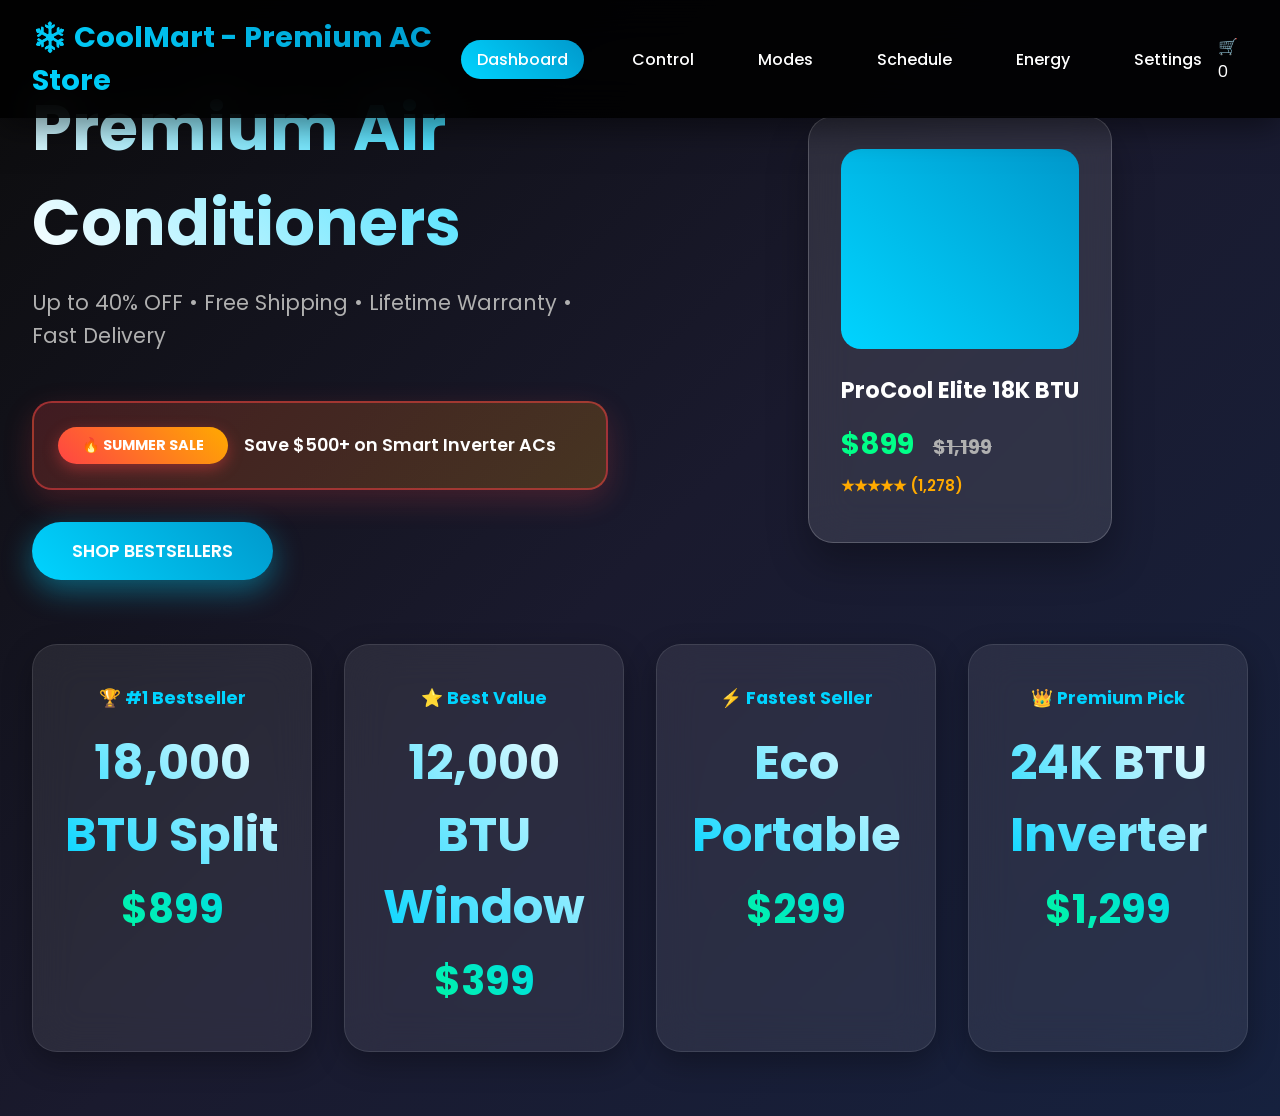
<file: index.html>
<!DOCTYPE html>
<html lang="en">
<head>
    <meta charset="UTF-8">
    <meta name="viewport" content="width=device-width, initial-scale=1.0">
    <title>Smart AC Control - Home</title>
    <link rel="stylesheet" href="styles.css">
    <link href="https://fonts.googleapis.com/css2?family=Poppins:wght@300;400;500;600;700&amp;display=swap" rel="stylesheet">
</head>
<body>
    <nav class="navbar">
        <div class="nav-container">
<div class="nav-logo">
                ❄️ CoolMart - Premium AC Store
            </div>
            <ul class="nav-menu">
                <li class="nav-item"><a href="index.html" class="nav-link active">Dashboard</a></li>
                <li class="nav-item"><a href="control.html" class="nav-link">Control</a></li>
                <li class="nav-item"><a href="modes.html" class="nav-link">Modes</a></li>
                <li class="nav-item"><a href="schedule.html" class="nav-link">Schedule</a></li>
                <li class="nav-item"><a href="energy.html" class="nav-link">Energy</a></li>
                <li class="nav-item"><a href="settings.html" class="nav-link">Settings</a></li>
            </ul>
            <div class="hamburger">
                <span class="bar"></span>
                <span class="bar"></span>
                <span class="bar"></span>
            </div>
        </div>
    </nav>

    <main class="main">
        <section class="hero">
            <div class="hero-content">
                <h1 class="hero-title">Premium Air Conditioners</h1>
                <p class="hero-subtitle">Up to 40% OFF • Free Shipping • Lifetime Warranty • Fast Delivery</p>
                <div class="promo-banner">
                    <div class="sale-badge">🔥 SUMMER SALE</div>
                    <div class="offer-text">Save $500+ on Smart Inverter ACs</div>
                </div>
                <a href="control.html" class="cta-button">SHOP BESTSELLERS</a>
            </div>
            <div class="hero-products">
                <div class="product-preview bestseller">
                    <div class="product-image-placeholder" style="background: linear-gradient(45deg, #00d4ff, #0099cc)"></div>
                    <div class="product-info">
                        <h4>ProCool Elite 18K BTU</h4>
                        <div class="price">$899 <span class="old-price">$1,199</span></div>
                        <div class="rating">★★★★★ (1,278)</div>
                    </div>
                </div>
            </div>
        </section>

        <section class="featured-grid">
            <div class="featured-card">
                <h3>🏆 #1 Bestseller</h3>
                <div class="temp-display">18,000 BTU Split</div>
                <div class="price-large">$899</div>
            </div>
            <div class="featured-card">
                <h3>⭐ Best Value</h3>
                <div class="temp-display">12,000 BTU Window</div>
                <div class="price-large">$399</div>
            </div>
            <div class="featured-card">
                <h3>⚡ Fastest Seller</h3>
                <div class="temp-display">Eco Portable</div>
                <div class="price-large">$299</div>
            </div>
            <div class="featured-card">
                <h3>👑 Premium Pick</h3>
                <div class="temp-display">24K BTU Inverter</div>
                <div class="price-large">$1,299</div>
            </div>
        </section>
    </main>

    <script src="script.js"></script>
</body>
</html>
</file>
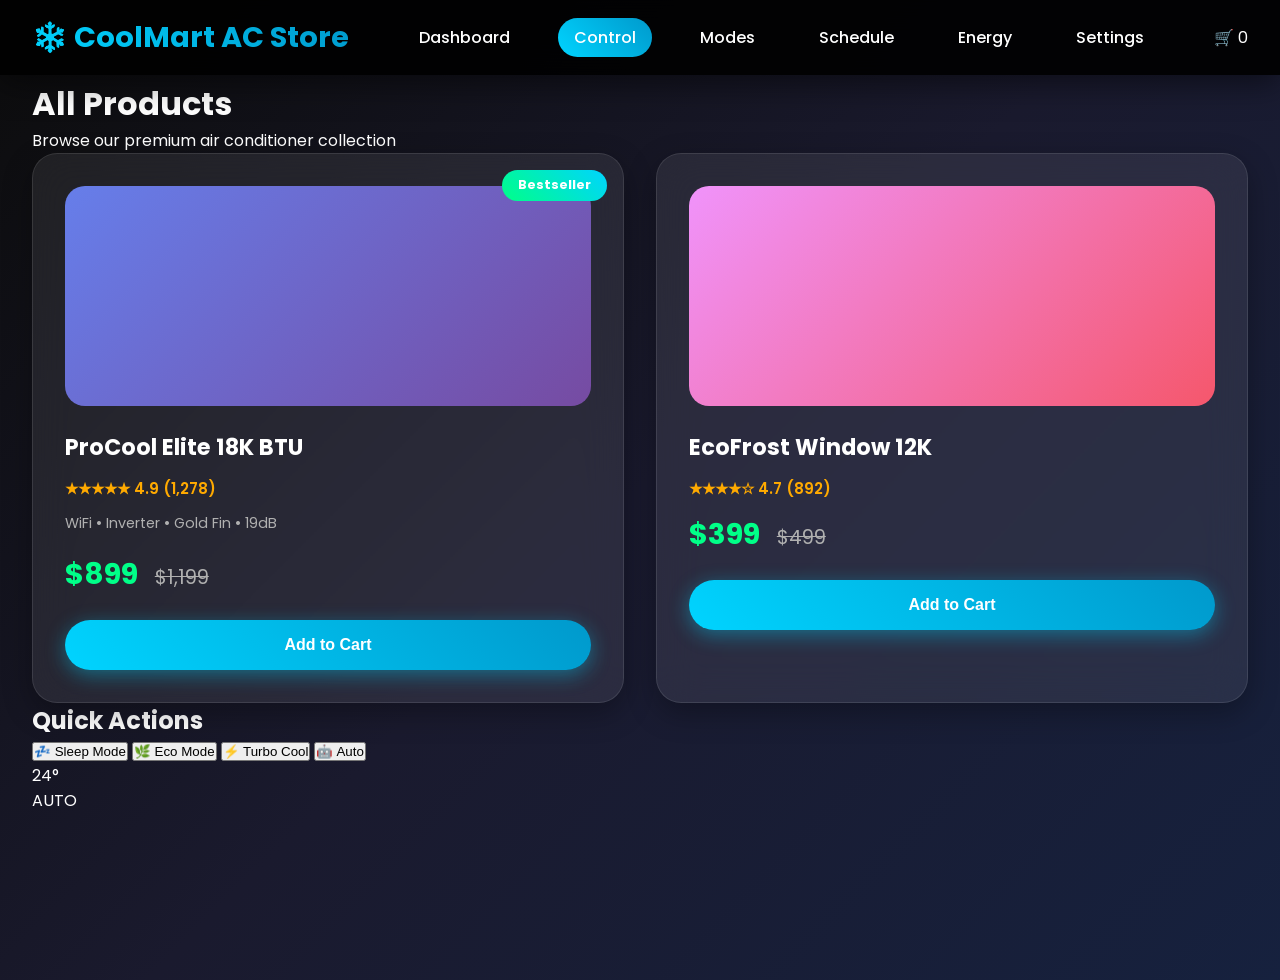
<file: control.html>
<!DOCTYPE html>
<html lang="en">
<head>
    <meta charset="UTF-8">
    <meta name="viewport" content="width=device-width, initial-scale=1.0">
    <title>Smart AC Control - Control Panel</title>
    <link rel="stylesheet" href="styles.css">
    <link href="https://fonts.googleapis.com/css2?family=Poppins:wght@300;400;500;600;700&amp;display=swap" rel="stylesheet">
</head>
<body>
    <nav class="navbar">
        <div class="nav-container">
            <div class="nav-logo">
                ❄️ CoolMart AC Store
            </div>
            <ul class="nav-menu">
                <li class="nav-item"><a href="index.html" class="nav-link">Dashboard</a></li>
                <li class="nav-item"><a href="control.html" class="nav-link active">Control</a></li>
                <li class="nav-item"><a href="modes.html" class="nav-link">Modes</a></li>
                <li class="nav-item"><a href="schedule.html" class="nav-link">Schedule</a></li>
                <li class="nav-item"><a href="energy.html" class="nav-link">Energy</a></li>
                <li class="nav-item"><a href="settings.html" class="nav-link">Settings</a></li>
            </ul>
            <div class="hamburger">
                <span class="bar"></span>
                <span class="bar"></span>
                <span class="bar"></span>
            </div>
        </div>
    </nav>

    <main class="main">
        <div class="container">
            <div class="control-header">
                <h1>All Products</h1>
                <p>Browse our premium air conditioner collection</p>
            </div>

            <div class="products-grid">
                <div class="product-card bestseller">
                    <div class="product-image" style="background: linear-gradient(135deg, #667eea 0%, #764ba2 100%)"></div>
                    <div class="product-badge">Bestseller</div>
                    <h4>ProCool Elite 18K BTU</h4>
                    <div class="rating">★★★★★ 4.9 (1,278)</div>
                    <div class="features">
                        WiFi • Inverter • Gold Fin • 19dB
                    </div>
                    <div class="product-price">
                        <span class="current-price">$899</span>
                        <span class="old-price">$1,199</span>
                    </div>
                    <button class="add-to-cart-btn" data-product-id="1">Add to Cart</button>
                </div>
                <div class="product-card">
                    <div class="product-image" style="background: linear-gradient(135deg, #f093fb 0%, #f5576c 100%)"></div>
                    <h4>EcoFrost Window 12K</h4>
                    <div class="rating">★★★★☆ 4.7 (892)</div>
                    <div class="product-price">
                        <span class="current-price">$399</span>
                        <span class="old-price">$499</span>
                    </div>
                    <button class="add-to-cart-btn" data-product-id="2">Add to Cart</button>
                </div>
            </div>

            <div class="quick-controls">
                <h2>Quick Actions</h2>
                <div class="quick-buttons">
                    <button class="quick-btn sleep-mode">💤 Sleep Mode</button>
                    <button class="quick-btn eco-mode">🌿 Eco Mode</button>
                    <button class="quick-btn turbo">⚡ Turbo Cool</button>
                    <button class="quick-btn auto">🤖 Auto</button>
                </div>
            </div>

            <div class="control-visual">
                <div class="ac-visual-large">
                    <div class="ac-unit-big">
                        <div class="ac-display-large">
                            <div class="display-glow"></div>
                            <div class="display-temp"><span id="visual-temp">24</span>°</div>
                            <div class="display-mode" id="visual-mode">AUTO</div>
                        </div>
                        <div class="ac-body-large">
                            <div class="airflow-visual">
                                <div class="air-particle"></div>
                                <div class="air-particle d1"></div>
                                <div class="air-particle d2"></div>
                            </div>
                        </div>
                    </div>
                </div>
            </div>
        </div>
    </main>

    <script src="script.js"></script>
    <script src="control.js"></script>
</body>
</html>
</file>
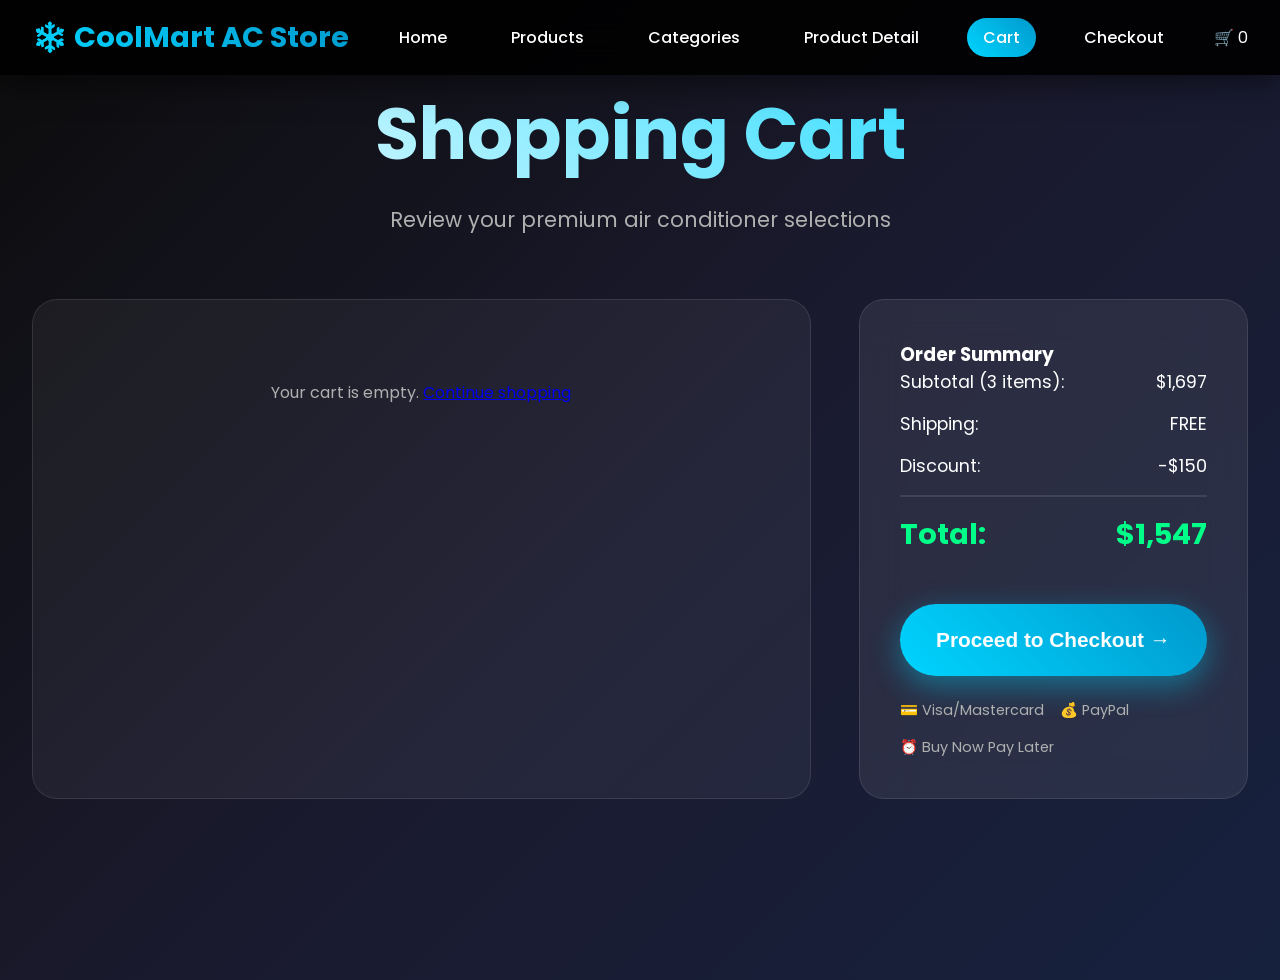
<file: energy.html>
<!DOCTYPE html>
<html lang="en">
<head>
    <meta charset="UTF-8">
    <meta name="viewport" content="width=device-width, initial-scale=1.0">
    <title>CoolMart - Shopping Cart</title>
    <link rel="stylesheet" href="styles.css">
    <link href="https://fonts.googleapis.com/css2?family=Poppins:wght@300;400;500;600;700&display=swap" rel="stylesheet">
</head>
<body>
    <nav class="navbar">
        <div class="nav-container">
            <div class="nav-logo">
                ❄️ CoolMart AC Store
            </div>
            <ul class="nav-menu">
                <li class="nav-item"><a href="index.html" class="nav-link">Home</a></li>
                <li class="nav-item"><a href="control.html" class="nav-link">Products</a></li>
                <li class="nav-item"><a href="modes.html" class="nav-link">Categories</a></li>
                <li class="nav-item"><a href="schedule.html" class="nav-link">Product Detail</a></li>
                <li class="nav-item"><a href="energy.html" class="nav-link active">Cart</a></li>
                <li class="nav-item"><a href="settings.html" class="nav-link">Checkout</a></li>
            </ul>
            <div class="hamburger">
                <span class="bar"></span>
                <span class="bar"></span>
                <span class="bar"></span>
            </div>
        </div>
    </nav>

    <main class="main">
        <div class="container">
            <div class="page-header">
                <h1>Shopping Cart</h1>
                <p>Review your premium air conditioner selections</p>
            </div>

            <div class="cart-container">
                <div class="cart-items">
                    <div class="cart-item">
                        <div class="item-image" style="background: linear-gradient(135deg, #667eea 0%, #764ba2 100%)"></div>
                        <div class="item-details">
                            <h4>ProCool Elite 18K BTU</h4>
                            <p>WiFi Smart Inverter Split AC</p>
                            <div class="quantity-control">
                                <button class="qty-btn">-</button>
                                <span class="qty">1</span>
                                <button class="qty-btn">+</button>
                            </div>
                        </div>
                        <div class="item-price">$899</div>
                        <button class="remove-item">×</button>
                    </div>
                    <div class="cart-item">
                        <div class="item-image" style="background: linear-gradient(135deg, #f093fb 0%, #f5576c 100%)"></div>
                        <div class="item-details">
                            <h4>EcoFrost Window 12K</h4>
                            <p>Energy Star Window AC</p>
                            <div class="quantity-control">
                                <button class="qty-btn">-</button>
                                <span class="qty">2</span>
                                <button class="qty-btn">+</button>
                            </div>
                        </div>
                        <div class="item-price">$798</div>
                        <button class="remove-item">×</button>
                    </div>
                </div>

                <div class="cart-summary">
                    <h3>Order Summary</h3>
                    <div class="summary-row">
                        <span>Subtotal (3 items):</span>
                        <span id="cart-subtotal">$1,697</span>
                    </div>
                    <div class="summary-row">
                        <span>Shipping:</span>
                        <span>FREE</span>
                    </div>
                    <div class="summary-row discount">
                        <span>Discount:</span>
                        <span>-$150</span>
                    </div>
                    <div class="summary-row total">
                        <span>Total:</span>
                        <span id="cart-total">$1,547</span>
                    </div>
                    <button class="proceed-checkout large">Proceed to Checkout →</button>
                    <div class="payment-methods">
                        <span>💳 Visa/Mastercard</span>
                        <span>💰 PayPal</span>
                        <span>⏰ Buy Now Pay Later</span>
                    </div>
                </div>
            </div>
        </div>
    </main>

    <script src="script.js"></script>
    <script src="energy.js"></script>
</body>
</html>
</file>
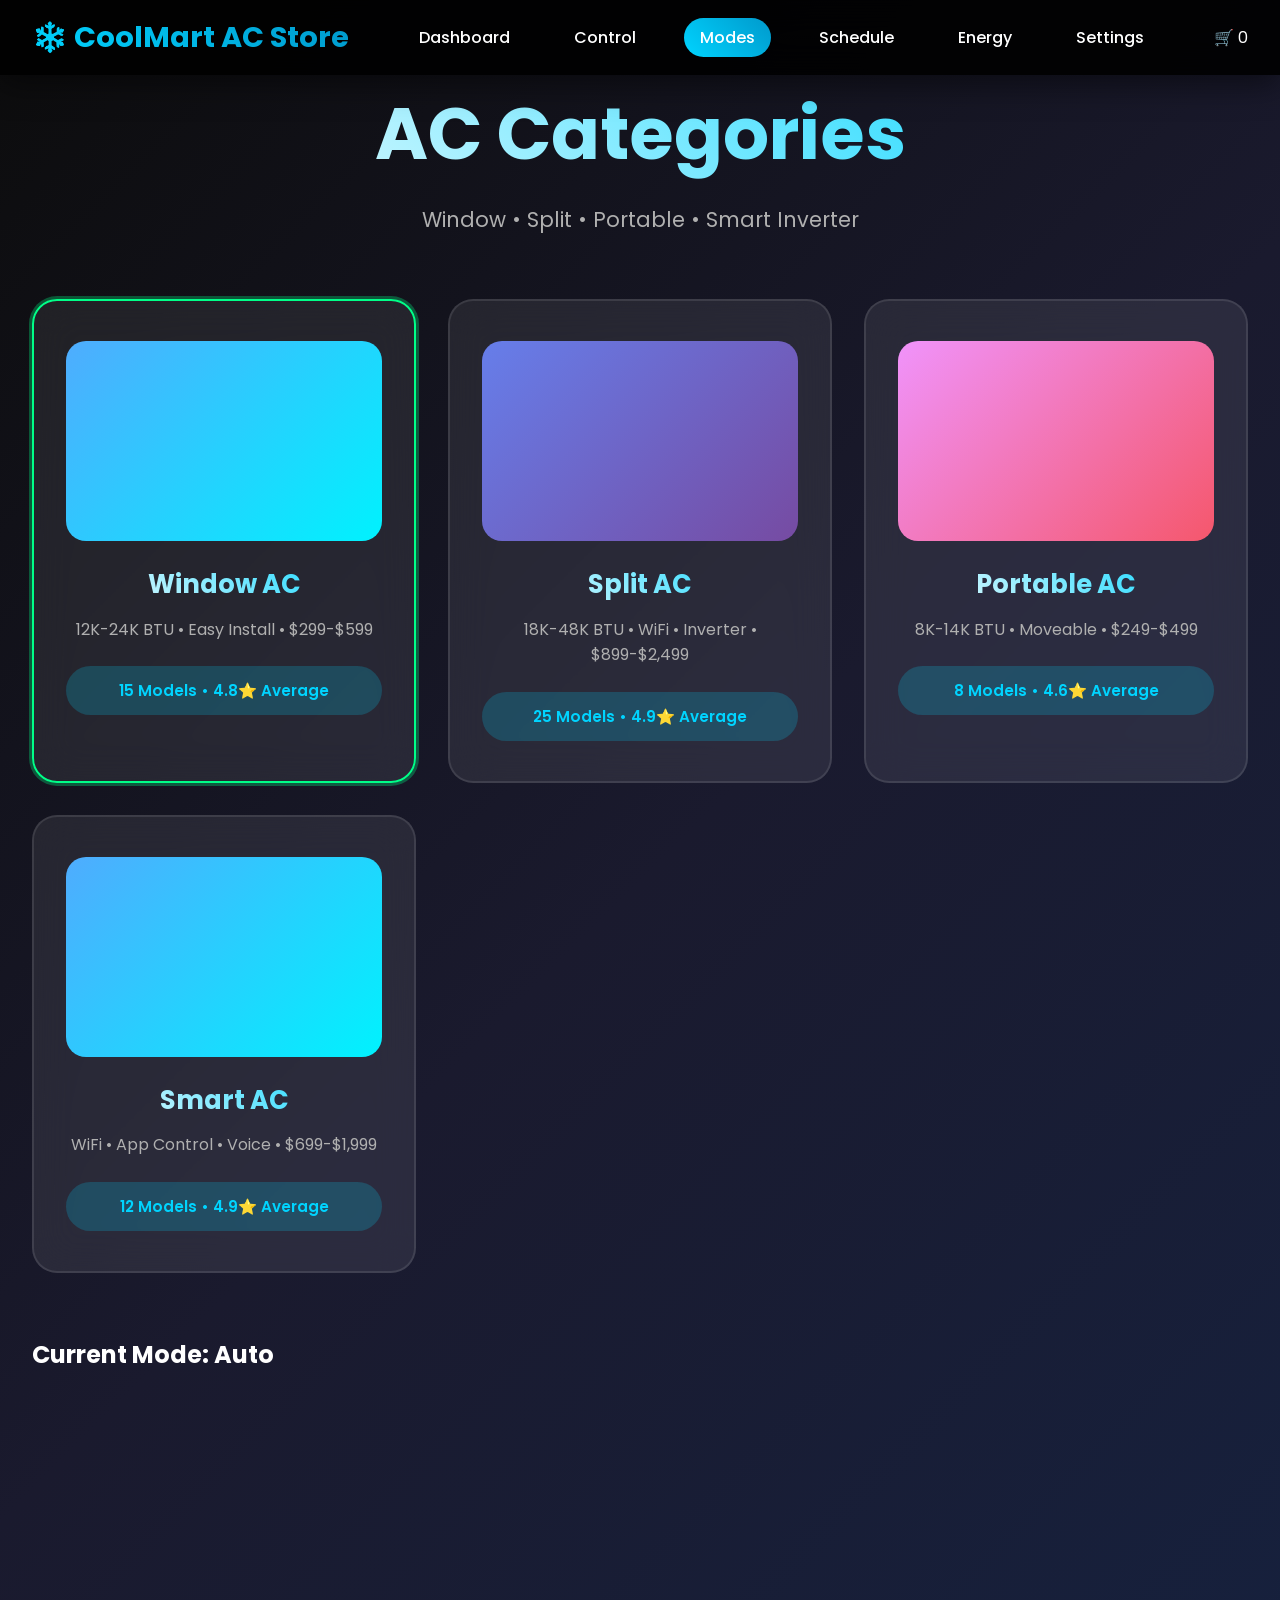
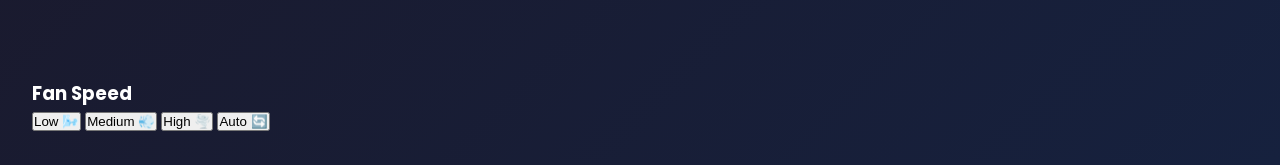
<file: modes.html>
<!DOCTYPE html>
<html lang="en">
<head>
    <meta charset="UTF-8">
    <meta name="viewport" content="width=device-width, initial-scale=1.0">
    <title>Smart AC Control - Modes</title>
    <link rel="stylesheet" href="styles.css">
    <link href="https://fonts.googleapis.com/css2?family=Poppins:wght@300;400;500;600;700&amp;display=swap" rel="stylesheet">
</head>
<body>
    <nav class="navbar">
        <div class="nav-container">
            <div class="nav-logo">
                ❄️ CoolMart AC Store
            </div>
            <ul class="nav-menu">
                <li class="nav-item"><a href="index.html" class="nav-link">Dashboard</a></li>
                <li class="nav-item"><a href="control.html" class="nav-link">Control</a></li>
                <li class="nav-item"><a href="modes.html" class="nav-link active">Modes</a></li>
                <li class="nav-item"><a href="schedule.html" class="nav-link">Schedule</a></li>
                <li class="nav-item"><a href="energy.html" class="nav-link">Energy</a></li>
                <li class="nav-item"><a href="settings.html" class="nav-link">Settings</a></li>
            </ul>
            <div class="hamburger">
                <span class="bar"></span>
                <span class="bar"></span>
                <span class="bar"></span>
            </div>
        </div>
    </nav>

    <main class="main">
        <div class="container">
            <div class="page-header">
                <h1>AC Categories</h1>
                <p>Window • Split • Portable • Smart Inverter</p>
            </div>

            <div class="categories-grid">
                <div class="category-card window active">
                    <div class="category-image" style="background: linear-gradient(135deg, #4facfe 0%, #00f2fe 100%)"></div>
                    <h3>Window AC</h3>
                    <p>12K-24K BTU • Easy Install • $299-$599</p>
                    <div class="category-stats">
                        15 Models • 4.8⭐ Average
                    </div>
                </div>
                <div class="category-card split">
                    <div class="category-image" style="background: linear-gradient(135deg, #667eea 0%, #764ba2 100%)"></div>
                    <h3>Split AC</h3>
                    <p>18K-48K BTU • WiFi • Inverter • $899-$2,499</p>
                    <div class="category-stats">
                        25 Models • 4.9⭐ Average
                    </div>
                </div>
                <div class="category-card portable">
                    <div class="category-image" style="background: linear-gradient(135deg, #f093fb 0%, #f5576c 100%)"></div>
                    <h3>Portable AC</h3>
                    <p>8K-14K BTU • Moveable • $249-$499</p>
                    <div class="category-stats">
                        8 Models • 4.6⭐ Average
                    </div>
                </div>
                <div class="category-card smart">
                    <div class="category-image" style="background: linear-gradient(135deg, #4facfe 0%, #00f2fe 100%)"></div>
                    <h3>Smart AC</h3>
                    <p>WiFi • App Control • Voice • $699-$1,999</p>
                    <div class="category-stats">
                        12 Models • 4.9⭐ Average
                    </div>
                </div>
            </div>

            <div class="mode-details">
                <h2>Current Mode: <span id="current-mode-display">Auto</span></h2>
                <div class="mode-visualization">
                    <canvas id="modeCanvas" width="400" height="300"></canvas>
                </div>
                <div class="fan-speeds">
                    <h3>Fan Speed</h3>
                    <div class="fan-speed-selector">
                        <button class="fan-btn low" data-speed="low">Low 🌬️</button>
                        <button class="fan-btn medium" data-speed="medium">Medium 💨</button>
                        <button class="fan-btn high active" data-speed="high">High 🌪️</button>
                        <button class="fan-btn auto" data-speed="auto">Auto 🔄</button>
                    </div>
                </div>
            </div>
        </div>
    </main>

    <script src="script.js"></script>
    <script src="modes.js"></script>
</body>
</html>
</file>
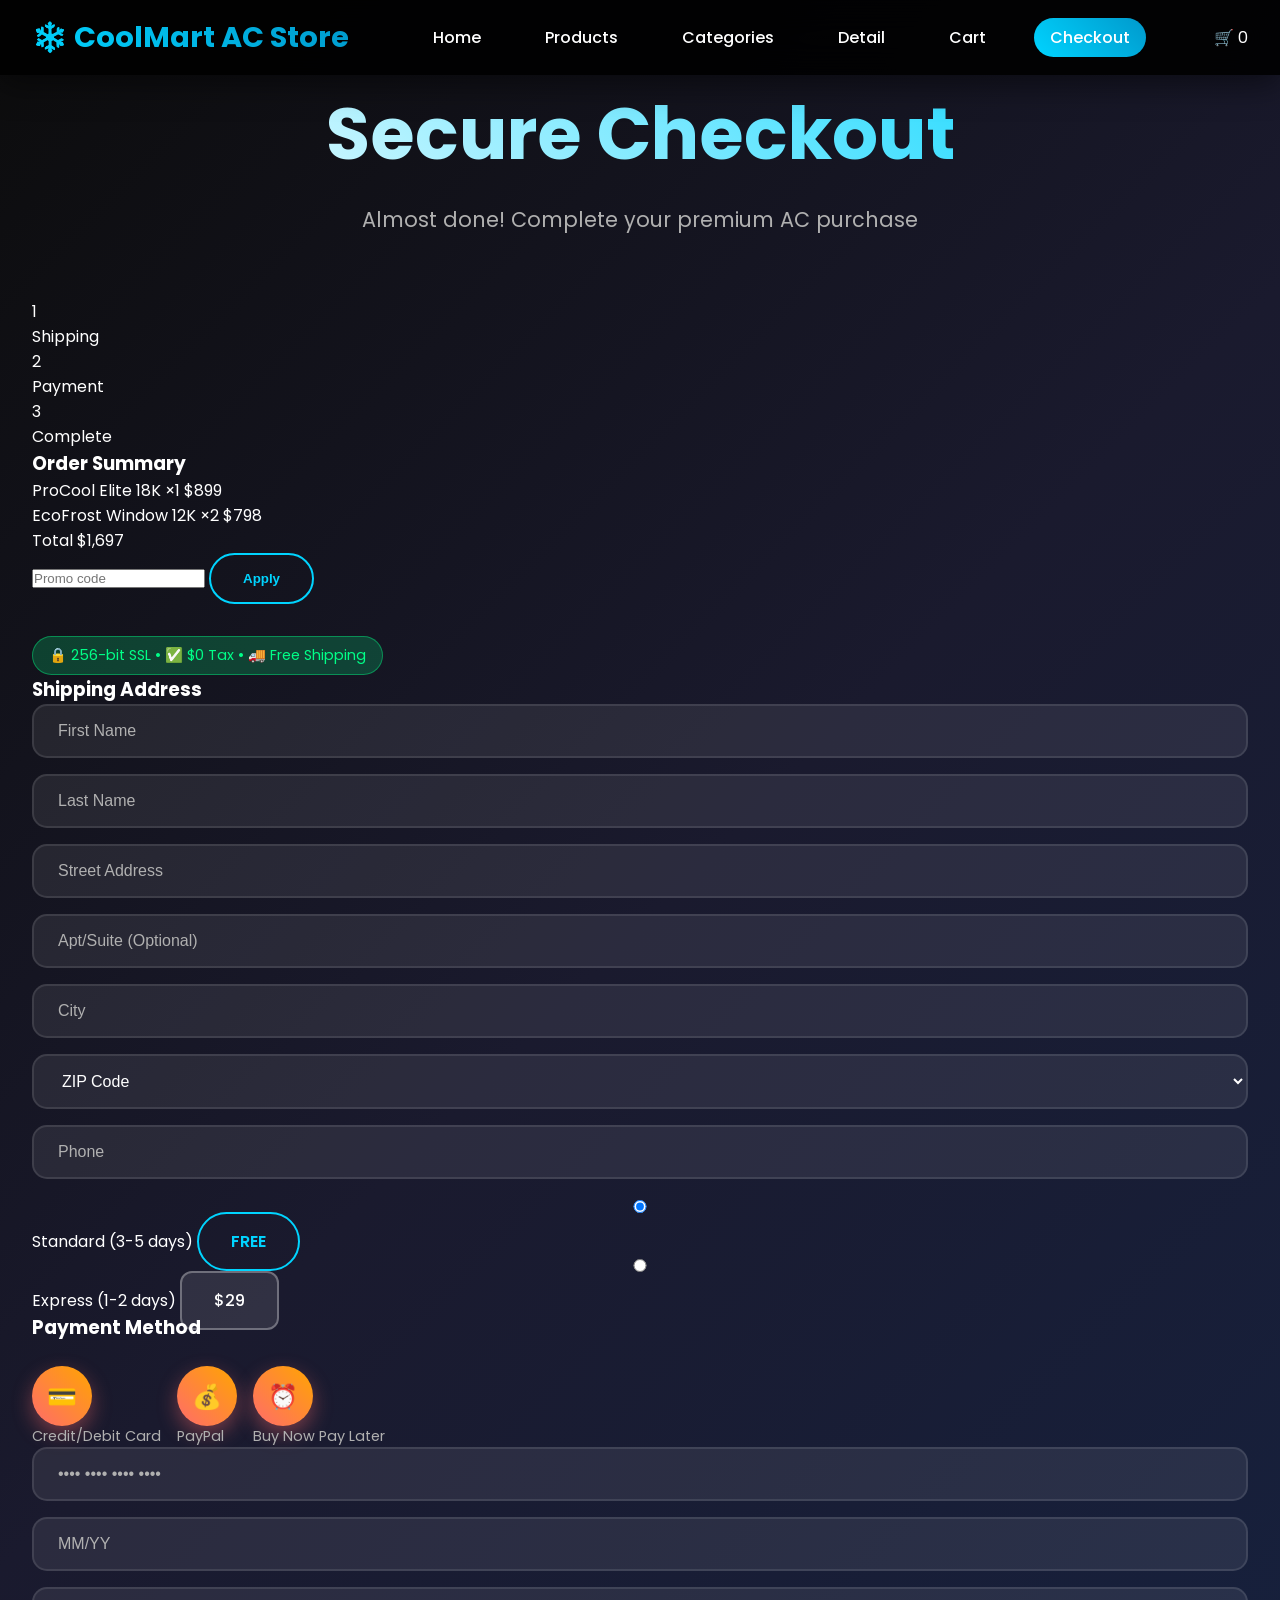
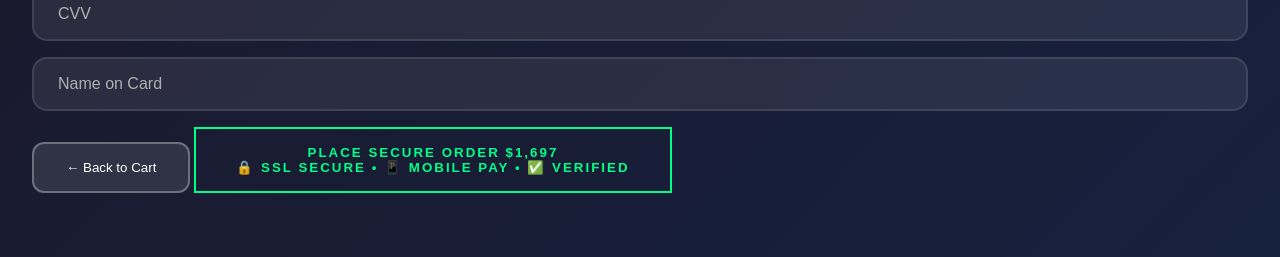
<file: settings.html>
<!DOCTYPE html>
<html lang="en">
<head>
    <meta charset="UTF-8">
    <meta name="viewport" content="width=device-width, initial-scale=1.0">
    <title>CoolMart - Checkout</title>
    <link rel="stylesheet" href="styles.css">
    <link href="https://fonts.googleapis.com/css2?family=Poppins:wght@300;400;500;600;700&display=swap" rel="stylesheet">
</head>
<body>
    <nav class="navbar">
        <div class="nav-container">
            <div class="nav-logo">
                ❄️ CoolMart AC Store
            </div>
            <ul class="nav-menu">
                <li class="nav-item"><a href="index.html" class="nav-link">Home</a></li>
                <li class="nav-item"><a href="control.html" class="nav-link">Products</a></li>
                <li class="nav-item"><a href="modes.html" class="nav-link">Categories</a></li>
                <li class="nav-item"><a href="schedule.html" class="nav-link">Detail</a></li>
                <li class="nav-item"><a href="energy.html" class="nav-link">Cart</a></li>
                <li class="nav-item"><a href="settings.html" class="nav-link active">Checkout</a></li>
            </ul>
            <div class="hamburger">
                <span class="bar"></span>
                <span class="bar"></span>
                <span class="bar"></span>
            </div>
        </div>
    </nav>

    <main class="main">
        <div class="container">
            <div class="page-header">
                <h1>Secure Checkout</h1>
                <p>Almost done! Complete your premium AC purchase</p>
            </div>

            <div class="checkout-container" style="margin-bottom: 4rem;">
                <div class="checkout-stepper">
                    <div class="step active">
                        <div class="step-circle">1</div>
                        <span>Shipping</span>
                    </div>
                    <div class="step active">
                        <div class="step-circle">2</div>
                        <span>Payment</span>
                    </div>
                    <div class="step">
                        <div class="step-circle">3</div>
                        <span>Complete</span>
                    </div>
                </div>

                <div class="checkout-content">
                    <div class="order-summary">
                        <h3>Order Summary</h3>
                        <div class="summary-item">
                            <span>ProCool Elite 18K ×1</span>
                            <span>$899</span>
                        </div>
                        <div class="summary-item">
                            <span>EcoFrost Window 12K ×2</span>
                            <span>$798</span>
                        </div>
                        <div class="summary-total">
                            <span>Total</span>
                            <span id="live-total">$1,697</span>
                        </div>
                        <div class="promo-code" style="margin-bottom: 2rem;">
                            <input type="text" class="form-glow" placeholder="Promo code">
                            <button class="ghost-btn">Apply</button>
                        </div>
                        <div class="trust-badge fade-in-up">
                            🔒 256-bit SSL • ✅ $0 Tax • 🚚 Free Shipping
                        </div>
                    </div>

                    <div class="checkout-form form-glow">
                        <div class="form-section">
                            <h3>Shipping Address</h3>
                            <div class="form-row">
                                <input type="text" class="form-glow" placeholder="First Name">
                                <input type="text" class="form-glow" placeholder="Last Name">
                            </div>
                            <input type="text" class="form-glow" placeholder="Street Address" list="address-suggestions">
                            <datalist id="address-suggestions">
                                <option value="123 Cool St, New York, NY 10001">
                                <option value="456 Chill Ave, Los Angeles, CA 90210">
                                <option value="789 Breeze Blvd, Miami, FL 33139">
                            </datalist>
                            <input type="text" class="form-glow" placeholder="Apt/Suite (Optional)">
                            <div class="form-row">
                                <input type="text" class="form-glow" placeholder="City">
                                <select class="form-glow">
                                    <option>ZIP Code</option>
                                    <option>10001</option>
                                    <option>90210</option>
                                    <option>33139</option>
                                </select>
                            </div>
                            <input type="tel" class="form-glow" placeholder="Phone">
                            <div class="delivery-options">
                                <label><input type="radio" name="delivery" checked> Standard (3-5 days) <span class="ghost-btn">FREE</span></label>
                                <label><input type="radio" name="delivery"> Express (1-2 days) <span class="outline-btn">$29</span></label>
                            </div>
                        </div>

                        <div class="form-section">
                            <h3>Payment Method</h3>
                            <div class="payment-methods">
                                <div class="payment-option active">
                                    <div class="payment-icon icon-btn">💳</div>
                                    <span>Credit/Debit Card</span>
                                </div>
                                <div class="payment-option">
                                    <div class="payment-icon icon-btn">💰</div>
                                    <span>PayPal</span>
                                </div>
                                <div class="payment-option">
                                    <div class="payment-icon icon-btn">⏰</div>
                                    <span>Buy Now Pay Later</span>
                                </div>
                            </div>
                            <div class="card-form">
                                <input type="text" class="form-glow" placeholder="•••• •••• •••• ••••">
                                <div class="form-row">
                                    <input type="text" class="form-glow" placeholder="MM/YY">
                                    <input type="text" class="form-glow" placeholder="CVV">
                                </div>
                                <input type="text" class="form-glow" placeholder="Name on Card">
                            </div>
                        </div>

                        <div class="checkout-actions">
                            <button class="back-btn outline-btn">← Back to Cart</button>
                            <button class="place-order-btn neon-btn large">
                                Place Secure Order $1,697
                                <div class="security-badges">
                                    🔒 SSL Secure • 📱 Mobile Pay • ✅ Verified
                                </div>
                            </button>
                        </div>
                    </div>
                </div>
            </div>
        </div>
    </main>

    <script src="script.js"></script>
    <script src="settings.js"></script>
</body>
</html>
</file>
<file: styles.css>
* {
    margin: 0;
    padding: 0;
    box-sizing: border-box;
}

body {
    font-family: 'Poppins', sans-serif;
    background: linear-gradient(135deg, #0c0c0c 0%, #1a1a2e 50%, #16213e 100%);
    color: #ffffff;
    overflow-x: hidden;
}

.navbar {
    background: rgba(0, 0, 0, 0.9);
    backdrop-filter: blur(20px);
    padding: 1rem 0;
    position: fixed;
    width: 100%;
    top: 0;
    z-index: 1000;
    box-shadow: 0 8px 32px rgba(0, 0, 0, 0.5);
}

.nav-container {
    max-width: 1400px;
    margin: 0 auto;
    padding: 0 2rem;
    display: flex;
    justify-content: space-between;
    align-items: center;
}

.nav-logo {
    font-size: 1.8rem;
    font-weight: 700;
    background: linear-gradient(45deg, #00d4ff, #0099cc);
    -webkit-background-clip: text;
    -webkit-text-fill-color: transparent;
    background-clip: text;
}

.nav-menu {
    display: flex;
    list-style: none;
    gap: 2rem;
}

.nav-link {
    color: #ffffff;
    text-decoration: none;
    font-weight: 500;
    padding: 0.5rem 1rem;
    border-radius: 25px;
    transition: all 0.3s ease;
    position: relative;
}

.nav-link:hover,
.nav-link.active {
    background: linear-gradient(45deg, #00d4ff, #0099cc);
    transform: translateY(-2px);
}

.hamburger {
    display: none;
    flex-direction: column;
    cursor: pointer;
}

.bar {
    width: 25px;
    height: 3px;
    background: #ffffff;
    margin: 3px 0;
    transition: 0.3s;
}

.main {
    margin-top: 80px;
    min-height: 100vh;
}

.hero {
    display: grid;
    grid-template-columns: 1fr 1fr;
    gap: 4rem;
    max-width: 1400px;
    margin: 4rem auto;
    padding: 0 2rem;
    align-items: center;
}

.hero-title {
    font-size: clamp(2.5rem, 5vw, 4rem);
    font-weight: 700;
    background: linear-gradient(45deg, #ffffff, #00d4ff);
    -webkit-background-clip: text;
    -webkit-text-fill-color: transparent;
    background-clip: text;
    margin-bottom: 1rem;
}

.hero-subtitle {
    font-size: 1.3rem;
    color: #b0b0b0;
    margin-bottom: 3rem;
    line-height: 1.6;
}

.status-card {
    background: rgba(255, 255, 255, 0.1);
    backdrop-filter: blur(20px);
    padding: 2rem;
    border-radius: 20px;
    display: flex;
    align-items: center;
    gap: 1.5rem;
    margin-bottom: 2rem;
    border: 1px solid rgba(255, 255, 255, 0.2);
    box-shadow: 0 20px 40px rgba(0, 0, 0, 0.3);
}

.status-icon {
    font-size: 3rem;
}

.status-info h3 {
    font-size: 1.1rem;
    color: #00d4ff;
    margin-bottom: 0.5rem;
}

#current-status {
    font-size: 2rem;
    font-weight: 700;
    color: #ffffff;
}

.status-indicator {
    display: inline-block;
    width: 12px;
    height: 12px;
    border-radius: 50%;
    background: #ff4444;
}

.status-indicator.on {
    background: #00ff88;
    animation: pulse 2s infinite;
}

@keyframes pulse {
    0% { box-shadow: 0 0 0 0 rgba(0, 255, 136, 0.7); }
    70% { box-shadow: 0 0 0 10px rgba(0, 255, 136, 0); }
    100% { box-shadow: 0 0 0 0 rgba(0, 255, 136, 0); }
}

.cta-button {
    display: inline-block;
    background: linear-gradient(45deg, #00d4ff, #0099cc);
    color: white;
    padding: 1rem 2.5rem;
    border-radius: 50px;
    text-decoration: none;
    font-weight: 600;
    font-size: 1.1rem;
    transition: all 0.3s ease;
    box-shadow: 0 10px 30px rgba(0, 212, 255, 0.4);
}

.cta-button:hover {
    transform: translateY(-3px);
    box-shadow: 0 15px 40px rgba(0, 212, 255, 0.6);
}

.hero-visual {
    display: flex;
    justify-content: center;
}

.ac-unit-model {
    perspective: 1000px;
}

.ac-screen {
    width: 280px;
    height: 160px;
    background: linear-gradient(145deg, #1a1a1a, #0d0d0d);
    border-radius: 20px 20px 10px 10px;
    position: relative;
    margin-bottom: 20px;
    box-shadow: 0 20px 40px rgba(0, 0, 0, 0.5);
    border: 2px solid #333;
}

.screen-glow {
    position: absolute;
    top: 0;
    left: 0;
    right: 0;
    bottom: 0;
    background: radial-gradient(circle at center, rgba(0, 212, 255, 0.3) 0%, transparent 70%);
    border-radius: 20px 20px 10px 10px;
    opacity: 0;
}

.ac-screen.on .screen-glow {
    opacity: 1;
}

.screen-content {
    position: absolute;
    top: 50%;
    left: 50%;
    transform: translate(-50%, -50%);
    text-align: center;
    color: #00ff88;
    font-weight: 600;
}

.screen-content span:first-child {
    display: block;
    font-size: 2.2rem;
    margin-bottom: 0.2rem;
}

.screen-content span:last-child {
    font-size: 0.9rem;
    opacity: 0.8;
}

.ac-body {
    width: 300px;
    height: 200px;
    background: linear-gradient(145deg, #2a2a2a, #1a1a1a);
    border-radius: 0 0 25px 25px;
    position: relative;
    border: 2px solid #444;
    box-shadow: 0 15px 35px rgba(0, 0, 0, 0.6);
}

.vents {
    position: absolute;
    top: 20px;
    left: 50%;
    transform: translateX(-50%);
    display: flex;
    gap: 8px;
}

.vent {
    width: 60px;
    height: 40px;
    background: #333;
    border-radius: 5px;
    position: relative;
    overflow: hidden;
}

.vent::before {
    content: '';
    position: absolute;
    top: 0;
    left: -100%;
    width: 100%;
    height: 100%;
    background: linear-gradient(90deg, transparent, rgba(0, 212, 255, 0.4), transparent);
    animation: airflow 3s infinite;
}

@keyframes airflow {
    0% { left: -100%; }
    100% { left: 100%; }
}

.led-indicator {
    position: absolute;
    bottom: 20px;
    right: 20px;
    width: 12px;
    height: 12px;
    background: #ff4444;
    border-radius: 50%;
    box-shadow: 0 0 10px rgba(255, 68, 68, 0.5);
}

.led-indicator.on {
    background: #00ff88;
    box-shadow: 0 0 15px rgba(0, 255, 136, 0.8);
    animation: led-blink 1.5s infinite;
}

@keyframes led-blink {
    0%, 50% { opacity: 1; }
    51%, 100% { opacity: 0.3; }
}

.container, .page-header {
    max-width: 1400px;
    margin: 2rem auto;
    padding: 0 2rem;
}

.page-header {
    text-align: center;
    margin-bottom: 4rem;
}

.page-header h1 {
    font-size: clamp(2.5rem, 6vw, 4.5rem);
    background: linear-gradient(45deg, #ffffff, #00d4ff);
    -webkit-background-clip: text;
    -webkit-text-fill-color: transparent;
    margin-bottom: 1rem;
}

.page-header p {
    font-size: 1.3rem;
    color: #b0b0b0;
}

/* Ecommerce Sales Styles */
.featured-grid {
    display: grid;
    grid-template-columns: repeat(auto-fit, minmax(280px, 1fr));
    gap: 2rem;
    max-width: 1400px;
    margin: 4rem auto;
    padding: 0 2rem;
}

.featured-card {
    background: rgba(255, 255, 255, 0.08);
    backdrop-filter: blur(20px);
    padding: 2.5rem 2rem;
    border-radius: 25px;
    text-align: center;
    border: 1px solid rgba(255, 255, 255, 0.1);
    transition: all 0.3s ease;
    box-shadow: 0 10px 30px rgba(0, 0, 0, 0.3);
}

.featured-card:hover {
    transform: translateY(-10px);
    background: rgba(255, 255, 255, 0.12);
    box-shadow: 0 20px 50px rgba(0, 0, 0, 0.4);
}

.featured-card h3 {
    font-size: 1.1rem;
    color: #00d4ff;
    margin-bottom: 1rem;
}

.price-large {
    font-size: 2.5rem;
    font-weight: 700;
    background: linear-gradient(45deg, #00ff88, #00d4ff);
    -webkit-background-clip: text;
    -webkit-text-fill-color: transparent;
    background-clip: text;
    margin-top: 0.5rem;
}

.promo-banner {
    background: linear-gradient(135deg, rgba(255, 68, 68, 0.2), rgba(255, 165, 0, 0.2));
    border: 2px solid rgba(255, 68, 68, 0.5);
    border-radius: 20px;
    padding: 1.5rem;
    margin: 2rem 0;
    display: flex;
    align-items: center;
    gap: 1rem;
    box-shadow: 0 10px 30px rgba(255, 68, 68, 0.2);
}

.sale-badge {
    background: linear-gradient(45deg, #ff4444, #ffaa00);
    color: white;
    padding: 0.5rem 1.5rem;
    border-radius: 50px;
    font-weight: 700;
    font-size: 0.9rem;
    box-shadow: 0 5px 15px rgba(255, 68, 68, 0.4);
}

.offer-text {
    font-size: 1.1rem;
    font-weight: 600;
}

.hero-products {
    display: flex;
    justify-content: center;
    align-items: flex-end;
}

.product-preview {
    background: rgba(255, 255, 255, 0.1);
    backdrop-filter: blur(20px);
    border-radius: 25px;
    padding: 2rem;
    max-width: 350px;
    border: 1px solid rgba(255, 255, 255, 0.2);
    box-shadow: 0 20px 40px rgba(0, 0, 0, 0.3);
}

.product-image-placeholder {
    width: 100%;
    height: 200px;
    border-radius: 20px;
    margin-bottom: 1.5rem;
}

.product-info h4 {
    font-size: 1.4rem;
    margin-bottom: 1rem;
}

.price {
    font-size: 1.8rem;
    font-weight: 700;
    color: #00ff88;
    margin-bottom: 0.5rem;
}

.old-price {
    font-size: 1.2rem;
    color: #b0b0b0;
    text-decoration: line-through;
    margin-left: 0.5rem;
}

.rating {
    color: #ffaa00;
    font-weight: 600;
}

.products-grid {
    display: grid;
    grid-template-columns: repeat(auto-fit, minmax(320px, 1fr));
    gap: 2rem;
}

.product-card {
    background: rgba(255, 255, 255, 0.08);
    backdrop-filter: blur(20px);
    border-radius: 25px;
    padding: 2rem;
    border: 1px solid rgba(255, 255, 255, 0.1);
    transition: all 0.4s ease;
    position: relative;
    overflow: hidden;
    box-shadow: 0 10px 30px rgba(0, 0, 0, 0.3);
}

.product-card:hover {
    transform: translateY(-15px) scale(1.02);
    background: rgba(255, 255, 255, 0.12);
    box-shadow: 0 25px 50px rgba(0, 212, 255, 0.3);
}

.product-image {
    width: 100%;
    height: 220px;
    border-radius: 20px;
    margin-bottom: 1.5rem;
}

.product-badge {
    position: absolute;
    top: 1rem;
    right: 1rem;
    background: linear-gradient(45deg, #00ff88, #00d4ff);
    color: white;
    padding: 0.4rem 1rem;
    border-radius: 20px;
    font-size: 0.8rem;
    font-weight: 700;
}

.product-card h4 {
    font-size: 1.4rem;
    margin-bottom: 0.8rem;
    color: #ffffff;
}

.rating {
    color: #ffaa00;
    font-size: 0.95rem;
    margin-bottom: 0.8rem;
}

.features {
    color: #b0b0b0;
    font-size: 0.9rem;
    margin-bottom: 1.2rem;
}

.product-price {
    margin-bottom: 1.5rem;
}

.current-price {
    font-size: 1.8rem;
    font-weight: 700;
    color: #00ff88;
}

.old-price {
    font-size: 1.2rem;
    color: #b0b0b0;
    text-decoration: line-through;
    margin-left: 0.8rem;
}

.add-to-cart-btn {
    width: 100%;
    background: linear-gradient(45deg, #00d4ff, #0099cc);
    color: white;
    border: none;
    padding: 1rem;
    border-radius: 50px;
    font-weight: 600;
    font-size: 1rem;
    cursor: pointer;
    transition: all 0.3s ease;
    box-shadow: 0 5px 20px rgba(0, 212, 255, 0.4);
}

.add-to-cart-btn:hover {
    transform: translateY(-2px);
    box-shadow: 0 10px 30px rgba(0, 212, 255, 0.6);
}

.categories-grid {
    display: grid;
    grid-template-columns: repeat(auto-fit, minmax(300px, 1fr));
    gap: 2rem;
    margin-bottom: 4rem;
}

.category-card {
    background: rgba(255, 255, 255, 0.08);
    backdrop-filter: blur(20px);
    border-radius: 25px;
    padding: 2.5rem 2rem;
    text-align: center;
    border: 2px solid rgba(255, 255, 255, 0.1);
    transition: all 0.4s ease;
    cursor: pointer;
    position: relative;
    overflow: hidden;
}

.category-card:hover {
    transform: translateY(-12px);
    border-color: #00d4ff;
    box-shadow: 0 20px 50px rgba(0, 212, 255, 0.3);
}

.category-card.active {
    border-color: #00ff88;
    box-shadow: 0 0 0 3px rgba(0, 255, 136, 0.3);
}

.category-image {
    width: 100%;
    height: 200px;
    border-radius: 20px;
    margin-bottom: 1.5rem;
    transition: transform 0.3s ease;
}

.category-card:hover .category-image {
    transform: scale(1.05);
}

.category-card h3 {
    font-size: 1.6rem;
    font-weight: 700;
    margin-bottom: 0.8rem;
    background: linear-gradient(45deg, #ffffff, #00d4ff);
    -webkit-background-clip: text;
    -webkit-text-fill-color: transparent;
}

.category-card p {
    color: #b0b0b0;
    margin-bottom: 1.5rem;
    line-height: 1.6;
}

.category-stats {
    background: rgba(0, 212, 255, 0.2);
    color: #00d4ff;
    padding: 0.8rem 1.5rem;
    border-radius: 25px;
    font-weight: 600;
    font-size: 0.95rem;
}

.product-gallery {
    display: grid;
    grid-template-columns: 2fr 1fr;
    gap: 2rem;
    margin: 3rem 0;
    align-items: start;
}

.gallery-main {
    position: relative;
}

.product-main-image {
    width: 100%;
    height: 500px;
    border-radius: 25px;
    position: relative;
    background-size: cover;
    background-position: center;
    box-shadow: 0 20px 60px rgba(0, 0, 0, 0.4);
    transition: transform 0.3s ease;
}

.product-main-image:hover {
    transform: scale(1.02);
}

.zoom-lens {
    position: absolute;
    top: 20px;
    right: 20px;
    width: 50px;
    height: 50px;
    background: rgba(255, 255, 255, 0.2);
    border-radius: 50%;
    border: 2px solid #00d4ff;
    cursor: zoom-in;
    transition: all 0.3s ease;
}

.product-main-image:hover .zoom-lens {
    background: rgba(0, 212, 255, 0.4);
    transform: scale(1.2);
}

.gallery-thumbs {
    display: flex;
    flex-direction: column;
    gap: 1rem;
}

.thumb {
    height: 80px;
    border-radius: 15px;
    cursor: pointer;
    transition: all 0.3s ease;
    border: 3px solid transparent;
}

.thumb.active,
.thumb:hover {
    border-color: #00d4ff;
    transform: scale(1.05);
}

.big-price {
    font-size: 3.5rem;
    font-weight: 800;
    background: linear-gradient(45deg, #00ff88, #00d4ff);
    -webkit-background-clip: text;
    -webkit-text-fill-color: transparent;
    margin-bottom: 1rem;
}

.save-badge {
    background: linear-gradient(45deg, #ff4444, #ffaa00);
    color: white;
    padding: 0.5rem 1.5rem;
    border-radius: 50px;
    font-size: 1rem;
    font-weight: 700;
    margin-left: 1rem;
}

.rating-large {
    font-size: 1.4rem;
    color: #ffaa00;
    margin-bottom: 2rem;
}

.buy-buttons {
    display: flex;
    gap: 1rem;
}

.buy-now-btn {
    flex: 1;
    background: linear-gradient(45deg, #00ff88, #00d4ff);
    color: white;
    border: none;
    padding: 1.5rem 2rem;
    border-radius: 50px;
    font-weight: 700;
    font-size: 1.2rem;
    cursor: pointer;
    transition: all 0.3s ease;
    box-shadow: 0 10px 30px rgba(0, 255, 136, 0.4);
}

.buy-now-btn:hover {
    transform: translateY(-3px);
    box-shadow: 0 15px 40px rgba(0, 255, 136, 0.6);
}

.add-cart-btn {
    background: rgba(255, 255, 255, 0.1);
    color: white;
    border: 2px solid rgba(255, 255, 255, 0.3);
    padding: 1.5rem 2rem;
    border-radius: 50px;
    font-weight: 600;
    font-size: 1.1rem;
    cursor: pointer;
    transition: all 0.3s ease;
    flex: 1;
}

.add-cart-btn:hover {
    background: rgba(255, 255, 255, 0.2);
    border-color: #00d4ff;
}

.cart-container {
    display: grid;
    grid-template-columns: 2fr 1fr;
    gap: 3rem;
    margin-top: 2rem;
}

.cart-items {
    background: rgba(255, 255, 255, 0.05);
    border-radius: 25px;
    padding: 2rem;
    border: 1px solid rgba(255, 255, 255, 0.1);
}

.cart-item {
    display: flex;
    gap: 1.5rem;
    padding: 1.5rem 0;
    border-bottom: 1px solid rgba(255, 255, 255, 0.1);
}

.cart-item:last-child {
    border-bottom: none;
}

.item-image {
    width: 100px;
    height: 100px;
    border-radius: 15px;
    flex-shrink: 0;
}

.item-details h4 {
    font-size: 1.3rem;
    margin-bottom: 0.3rem;
}

.item-details p {
    color: #b0b0b0;
    margin-bottom: 1rem;
}

.quantity-control {
    display: flex;
    align-items: center;
    gap: 1rem;
    background: rgba(255, 255, 255, 0.1);
    padding: 0.5rem 1rem;
    border-radius: 25px;
    width: fit-content;
}

.qty-btn {
    background: none;
    border: none;
    color: #00d4ff;
    font-size: 1.5rem;
    cursor: pointer;
    width: 30px;
    height: 30px;
    display: flex;
    align-items: center;
    justify-content: center;
    border-radius: 50%;
    transition: all 0.2s ease;
}

.qty-btn:hover {
    background: rgba(0, 212, 255, 0.3);
}

.qty {
    font-weight: 600;
    min-width: 25px;
    text-align: center;
}

.item-price {
    font-size: 1.4rem;
    font-weight: 700;
    color: #00ff88;
    min-width: 100px;
    text-align: right;
}

.remove-item {
    background: rgba(255, 68, 68, 0.3);
    border: none;
    color: white;
    width: 40px;
    height: 40px;
    border-radius: 50%;
    cursor: pointer;
    font-size: 1.2rem;
    display: flex;
    align-items: center;
    justify-content: center;
    transition: all 0.2s ease;
}

.remove-item:hover {
    background: #ff4444;
}

.cart-summary {
    background: rgba(255, 255, 255, 0.08);
    backdrop-filter: blur(20px);
    border-radius: 25px;
    padding: 2.5rem;
    border: 1px solid rgba(255, 255, 255, 0.1);
    height: fit-content;
}

.summary-row {
    display: flex;
    justify-content: space-between;
    margin-bottom: 1rem;
    font-size: 1.1rem;
}

.summary-row.total {
    font-size: 1.8rem;
    font-weight: 700;
    color: #00ff88;
    padding-top: 1rem;
    border-top: 2px solid rgba(255, 255, 255, 0.1);
    margin-top: 1rem;
}

.proceed-checkout.large {
    width: 100%;
    background: linear-gradient(45deg, #00d4ff, #0099cc);
    color: white;
    border: none;
    padding: 1.5rem;
    border-radius: 50px;
    font-weight: 700;
    font-size: 1.3rem;
    cursor: pointer;
    margin-top: 2rem;
    box-shadow: 0 10px 30px rgba(0, 212, 255, 0.4);
}

.proceed-checkout.large:hover {
    transform: translateY(-3px);
    box-shadow: 0 15px 40px rgba(0, 212, 255, 0.6);
}

.payment-methods {
    display: flex;
    flex-wrap: wrap;
    gap: 1rem;
    margin-top: 1.5rem;
    font-size: 0.9rem;
    color: #b0b0b0;
}

.stats-grid {
    display: grid;
    grid-template-columns: repeat(auto-fit, minmax(250px, 1fr));
    gap: 2rem;
    max-width: 1400px;
    margin: 4rem auto;
    padding: 0 2rem;
}

.stat-card {
    background: rgba(255, 255, 255, 0.08);
    backdrop-filter: blur(20px);
    padding: 2.5rem 2rem;
    border-radius: 25px;
    text-align: center;
    border: 1px solid rgba(255, 255, 255, 0.1);
    transition: all 0.3s ease;
    box-shadow: 0 10px 30px rgba(0, 0, 0, 0.3);
}

.stat-card:hover {
    transform: translateY(-10px);
    background: rgba(255, 255, 255, 0.12);
    box-shadow: 0 20px 50px rgba(0, 0, 0, 0.4);
}

.stat-card h3 {
    font-size: 1rem;
    color: #00d4ff;
    margin-bottom: 1.5rem;
    font-weight: 500;
}

.temp-display {
    font-size: 3rem;
    font-weight: 700;
    background: linear-gradient(45deg, #00d4ff, #ffffff);
    -webkit-background-clip: text;
    -webkit-text-fill-color: transparent;
    background-clip: text;
}

.temp-display span {
    font-size: 1.2rem;
    opacity: 0.8;
}

.humidity-bar {
    width: 100%;
    height: 10px;
    background: rgba(255, 255, 255, 0.1);
    border-radius: 10px;
    overflow: hidden;
    margin-bottom: 1rem;
}

.humidity-fill {
    height: 100%;
    background: linear-gradient(90deg, #00d4ff, #0099cc);
    border-radius: 10px;
    transition: width 0.5s ease;
}

.aq-indicator {
    display: inline-block;
    width: 50px;
    height: 50px;
    border-radius: 50%;
    margin: 0 auto 1rem;
    box-shadow: 0 0 20px currentColor;
}

.aq-indicator.good { background: #00ff88; color: #00ff88; }
.aq-indicator.moderate { background: #ffaa00; color: #ffaa00; }
.aq-indicator.poor { background: #ff4444; color: #ff4444; }

/* NEW DESIGN ENHANCEMENTS - More Button Styles & UI Elements */
.ghost-btn {
    background: transparent;
    color: #00d4ff;
    border: 2px solid #00d4ff;
    padding: 1rem 2rem;
    border-radius: 50px;
    font-weight: 600;
    cursor: pointer;
    transition: all 0.3s ease;
}
.ghost-btn:hover {
    background: #00d4ff;
    color: white;
    transform: translateY(-2px);
    box-shadow: 0 10px 25px rgba(0, 212, 255, 0.4);
}

.outline-btn {
    background: rgba(255, 255, 255, 0.1);
    color: white;
    border: 2px solid rgba(255, 255, 255, 0.3);
    padding: 1rem 2rem;
    border-radius: 12px;
    font-weight: 500;
    transition: all 0.3s ease;
}
.outline-btn:hover {
    border-color: #ffaa00;
    background: rgba(255, 170, 0, 0.2);
    color: #ffaa00;
}

.icon-btn {
    background: linear-gradient(45deg, #ff6b6b, #ffa500);
    color: white;
    border: none;
    width: 60px;
    height: 60px;
    border-radius: 50%;
    font-size: 1.5rem;
    cursor: pointer;
    display: flex;
    align-items: center;
    justify-content: center;
    transition: all 0.3s ease;
    box-shadow: 0 8px 20px rgba(255, 107, 107, 0.4);
}
.icon-btn:hover {
    transform: scale(1.1) rotate(10deg);
    box-shadow: 0 12px 30px rgba(255, 107, 107, 0.6);
}

.neon-btn {
    background: transparent;
    color: #00ff88;
    border: 2px solid #00ff88;
    padding: 1rem 2.5rem;
    border-radius: 0;
    font-weight: 700;
    text-transform: uppercase;
    letter-spacing: 2px;
    position: relative;
    overflow: hidden;
    transition: all 0.3s ease;
}
.neon-btn::before {
    content: '';
    position: absolute;
    top: 0;
    left: -100%;
    width: 100%;
    height: 100%;
    background: linear-gradient(90deg, transparent, rgba(0, 255, 136, 0.4), transparent);
    transition: left 0.5s;
}
.neon-btn:hover::before {
    left: 100%;
}
.neon-btn:hover {
    box-shadow: 0 0 30px rgba(0, 255, 136, 0.6);
    animation: neon-glow 1.5s infinite;
}
@keyframes neon-glow {
    0%, 100% { box-shadow: 0 0 30px rgba(0, 255, 136, 0.6); }
    50% { box-shadow: 0 0 40px rgba(0, 255, 136, 1); }
}

.pill-selector {
    display: flex;
    gap: 0.5rem;
    margin: 1.5rem 0;
    flex-wrap: wrap;
}
.pill-item {
    padding: 0.8rem 1.5rem;
    border: 2px solid rgba(255, 255, 255, 0.2);
    border-radius: 50px;
    cursor: pointer;
    transition: all 0.3s ease;
    background: rgba(255, 255, 255, 0.05);
}
.pill-item.active,
.pill-item:hover {
    border-color: #00d4ff;
    background: rgba(0, 212, 255, 0.2);
}

.warranty-badge {
    background: linear-gradient(45deg, #667eea, #764ba2);
    color: white;
    padding: 0.5rem 1.2rem;
    border-radius: 25px;
    font-size: 0.85rem;
    font-weight: 600;
    box-shadow: 0 4px 15px rgba(102, 126, 234, 0.4);
}

.carousel-container {
    position: relative;
    overflow: hidden;
    border-radius: 20px;
}
.carousel-track {
    display: flex;
    transition: transform 0.5s ease;
}
.carousel-slide {
    min-width: 250px;
    padding: 1rem;
}
.carousel-nav {
    position: absolute;
    top: 50%;
    transform: translateY(-50%);
    background: rgba(0, 0, 0, 0.7);
    color: white;
    border: none;
    width: 50px;
    height: 50px;
    border-radius: 50%;
    cursor: pointer;
    font-size: 1.2rem;
}
.carousel-nav.prev { left: 10px; }
.carousel-nav.next { right: 10px; }

.accordion-item {
    border: 1px solid rgba(255, 255, 255, 0.1);
    border-radius: 15px;
    margin-bottom: 1rem;
    overflow: hidden;
}
.accordion-header {
    padding: 1.5rem;
    cursor: pointer;
    background: rgba(255, 255, 255, 0.05);
    display: flex;
    justify-content: space-between;
    align-items: center;
    transition: background 0.3s ease;
}
.accordion-header:hover {
    background: rgba(255, 255, 255, 0.1);
}
.accordion-header.active {
    background: rgba(0, 212, 255, 0.2);
}
.accordion-content {
    max-height: 0;
    overflow: hidden;
    transition: max-height 0.4s ease;
    padding: 0 1.5rem;
}
.accordion-content.active {
    max-height: 300px;
    padding: 1.5rem;
}

.live-chat {
    position: fixed;
    bottom: 30px;
    right: 30px;
    width: 60px;
    height: 60px;
    background: linear-gradient(45deg, #00d4ff, #0099cc);
    border-radius: 50%;
    cursor: pointer;
    box-shadow: 0 10px 30px rgba(0, 212, 255, 0.5);
    z-index: 1000;
    animation: chat-pulse 2s infinite;
}
@keyframes chat-pulse {
    0% { transform: scale(1); }
    50% { transform: scale(1.05); }
    100% { transform: scale(1); }
}
.chat-window {
    position: fixed;
    bottom: 100px;
    right: 30px;
    width: 350px;
    height: 500px;
    background: rgba(0, 0, 0, 0.95);
    backdrop-filter: blur(20px);
    border-radius: 20px;
    display: none;
    flex-direction: column;
    border: 1px solid rgba(255, 255, 255, 0.2);
    box-shadow: 0 20px 50px rgba(0, 0, 0, 0.5);
}
.chat-window.active {
    display: flex;
}
.chat-header {
    padding: 1.5rem;
    border-bottom: 1px solid rgba(255, 255, 255, 0.1);
    display: flex;
    justify-content: space-between;
    align-items: center;
}
.chat-messages {
    flex: 1;
    padding: 1rem;
    overflow-y: auto;
}
.chat-input {
    padding: 1rem;
    border-top: 1px solid rgba(255, 255, 255, 0.1);
    display: flex;
    gap: 0.5rem;
}
.chat-input input {
    flex: 1;
    background: rgba(255, 255, 255, 0.1);
    border: 1px solid rgba(255, 255, 255, 0.2);
    border-radius: 25px;
    padding: 0.8rem 1.5rem;
    color: white;
}
.chat-input button {
    background: #00ff88;
    color: black;
    border: none;
    padding: 0.8rem 1.5rem;
    border-radius: 25px;
    font-weight: 600;
}

.form-glow input,
.form-glow select,
.form-glow textarea {
    background: rgba(255, 255, 255, 0.08);
    border: 2px solid rgba(255, 255, 255, 0.1);
    border-radius: 15px;
    padding: 1rem 1.5rem;
    color: white;
    font-size: 1rem;
    transition: all 0.3s ease;
    width: 100%;
    margin-bottom: 1rem;
}
.form-glow input:focus,
.form-glow select:focus,
.form-glow textarea:focus {
    outline: none;
    border-color: #00d4ff;
    box-shadow: 0 0 20px rgba(0, 212, 255, 0.3);
    transform: scale(1.02);
}
.form-glow input::placeholder {
    color: #b0b0b0;
}

.trust-badge {
    display: inline-flex;
    align-items: center;
    gap: 0.5rem;
    background: rgba(0, 255, 136, 0.2);
    color: #00ff88;
    padding: 0.5rem 1rem;
    border-radius: 25px;
    font-size: 0.9rem;
    border: 1px solid rgba(0, 255, 136, 0.4);
}

@keyframes fadeInUp {
    from {
        opacity: 0;
        transform: translateY(30px);
    }
    to {
        opacity: 1;
        transform: translateY(0);
    }
}
.fade-in-up {
    animation: fadeInUp 0.6s ease forwards;
}

.sticky-buy {
    position: sticky;
    bottom: 20px;
    background: rgba(0, 0, 0, 0.95);
    backdrop-filter: blur(20px);
    padding: 1.5rem;
    border-radius: 20px;
    border: 1px solid rgba(255, 255, 255, 0.1);
    margin: 0 2rem;
    box-shadow: 0 20px 50px rgba(0, 0, 0, 0.5);
}

@media (max-width: 768px) {
    .hamburger {
        display: flex;
    }
    
    .nav-menu {
        position: fixed;
        left: -100%;
        top: 70px;
        flex-direction: column;
        background-color: rgba(0, 0, 0, 0.95);
        width: 100%;
        text-align: center;
        transition: 0.3s;
        padding: 2rem 0;
    }
    
    .nav-menu.active {
        left: 0;
    }
    
    .hero {
        grid-template-columns: 1fr;
        text-align: center;
        gap: 2rem;
    }
    
    .stats-grid {
        grid-template-columns: 1fr;
        padding: 0 1rem;
    }
    
    .live-chat {
        bottom: 20px;
        right: 20px;
    }
    
    .chat-window {
        bottom: 90px;
        right: 20px;
        width: calc(100vw - 40px);
        height: 400px;
    }
}
</file>
